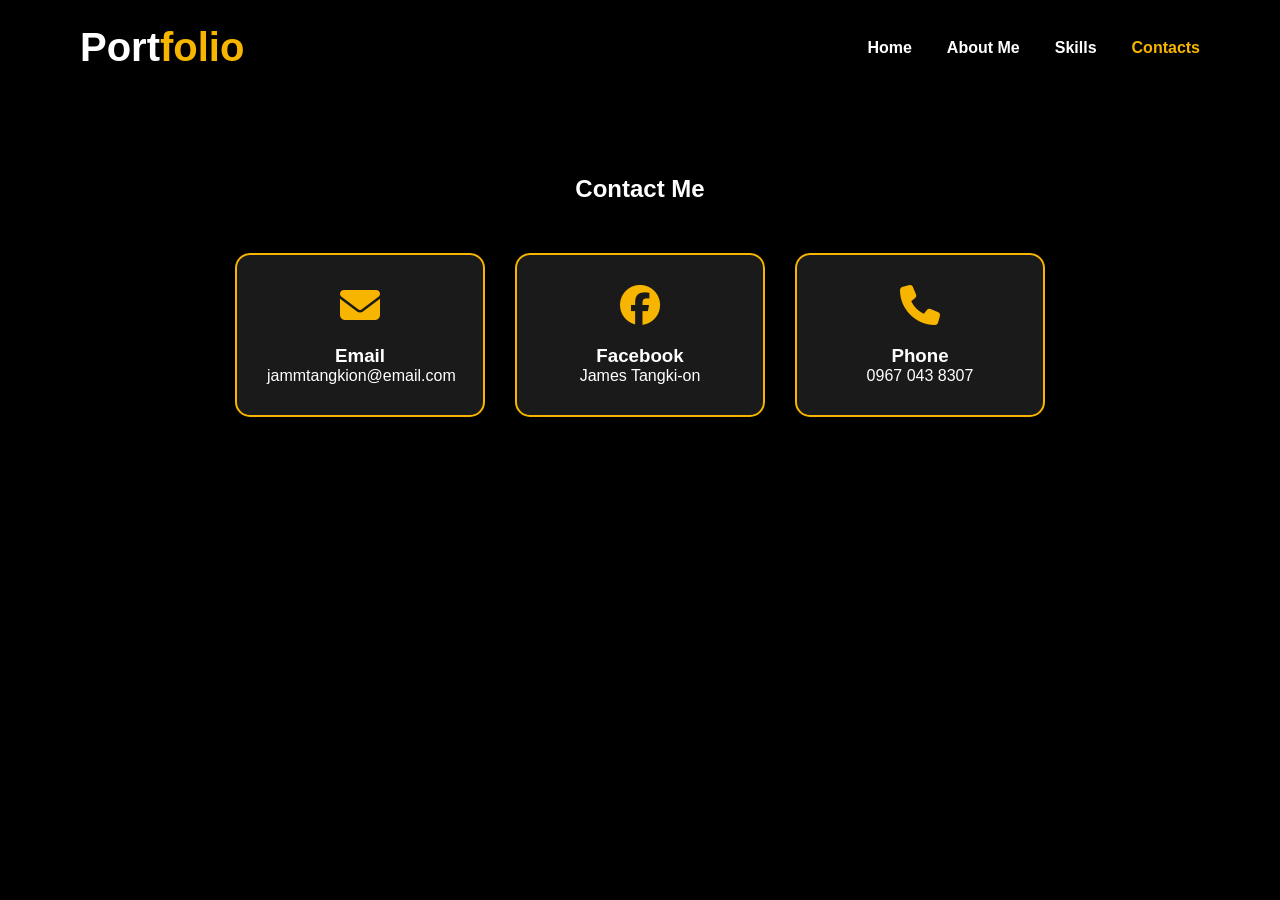
<file: contacts.html>
<!DOCTYPE html>
<html lang="en">

<head>

    <meta charset="UTF-8">
    <meta name="viewport" content="width=device-width, initial-scale=1.0">

    <title>Contact</title>

    <link rel="stylesheet" href="../style.css">

    <link rel="stylesheet"
        href="https://cdnjs.cloudflare.com/ajax/libs/font-awesome/6.5.2/css/all.min.css">

</head>

<body>

    <header>

        <h2 class="logo">Port<span>folio</span></h2>

        <nav>

            <a href="index.html">Home</a>
            <a href="about.html">About Me</a>
            <a href="skills.html">Skills</a>
            <a href="contacts.html" class="active">Contacts</a>

        </nav>

    </header>

    <section class="contact-page">

        <h1>Contact <span>Me</span></h1>

        <div class="contact-container">

            <div class="contact-box">

                <i class="fa-solid fa-envelope"></i>

                <h3>Email</h3>

                <p>jammtangkion@email.com</p>

            </div>

            <div class="contact-box">

                <i class="fa-brands fa-facebook"></i>

                <h3>Facebook</h3>

                <p>James Tangki-on</p>

            </div>

            <div class="contact-box">

                <i class="fa-solid fa-phone"></i>

                <h3>Phone</h3>

                <p>0967 043 8307</p>

            </div>

        </div>

    </section>

</body>

</html>
</file>
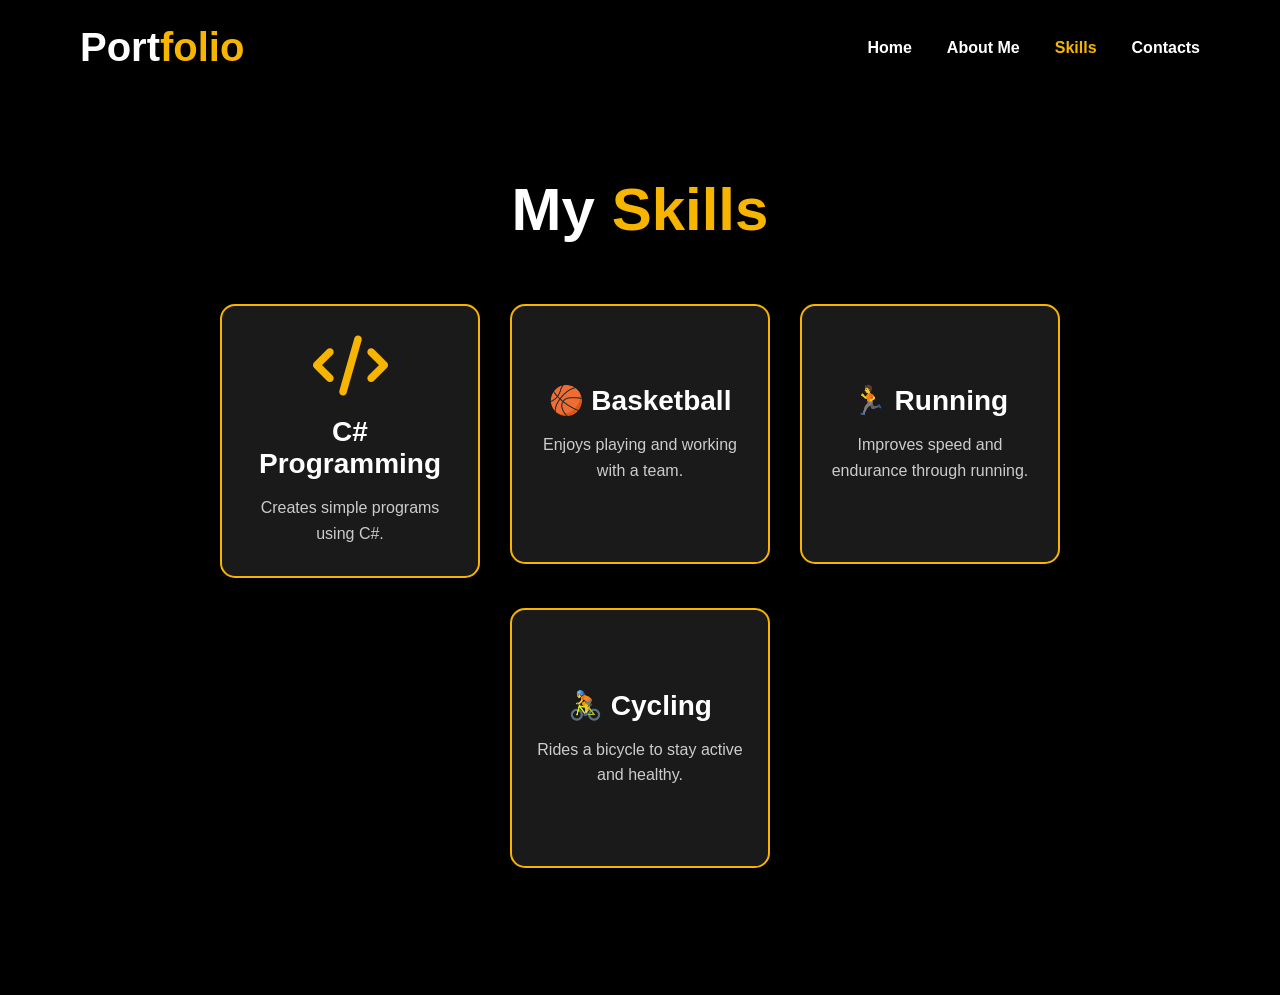
<file: skills.html>
<!DOCTYPE html>
<html lang="en">

<head>

    <meta charset="UTF-8">
    <meta name="viewport" content="width=device-width, initial-scale=1.0">

    <title>Skills</title>

    <link rel="stylesheet" href="../style.css">

    <link rel="stylesheet"
        href="https://cdnjs.cloudflare.com/ajax/libs/font-awesome/6.5.2/css/all.min.css">

</head>

<body>

    <header>

        <h2 class="logo">Port<span>folio</span></h2>

        <nav>

            <a href="index.html">Home</a>
            <a href="about.html">About Me</a>
            <a href="skills.html" class="active">Skills</a>
            <a href="contacts.html">Contacts</a>

        </nav>

    </header>

    <section class="skills-page">

        <h1>My <span>Skills</span></h1>

        <div class="skill-container">

            <a href="https://www.youtube.com/results?search_query=csharp+tutorial" target="_blank">

                <div class="card">

                    <i class="fa-solid fa-code"></i>

                    <h2>C# Programming</h2>

                    <p>Creates simple programs using C#.</p>

                </div>

            </a>

            <a href="https://www.youtube.com/results?search_query=basketball+highlights" target="_blank">

                <div class="card">

                    <h2>🏀 Basketball</h2>

                    <p>Enjoys playing and working with a team.</p>

                </div>

            </a>

            <a href="https://www.youtube.com/results?search_query=running+training" target="_blank">

                <div class="card">

                    <h2>🏃 Running</h2>

                    <p>Improves speed and endurance through running.</p>

                </div>

            </a>

            <a href="https://www.youtube.com/results?search_query=road+cycling" target="_blank">

                <div class="card">

                    <h2>🚴 Cycling</h2>

                    <p>Rides a bicycle to stay active and healthy.</p>

                </div>

            </a>

        </div>

    </section>

</body>

</html>
</file>
<file: style.css>
*{
    margin:0;
    padding:0;
    box-sizing:border-box;
    font-family:Arial, Helvetica, sans-serif;
}

body{
    background:#000;
    color:#fff;
    overflow-x:hidden;
}

/* Header */

header{
    width:100%;
    display:flex;
    justify-content:space-between;
    align-items:center;
    padding:25px 80px;
}

.logo{
    font-size:40px;
    font-weight:bold;
}

.logo span{
    color:#f7b500;
}

nav{
    display:flex;
    gap:35px;
}

nav a{
    color:white;
    text-decoration:none;
    font-weight:bold;
    transition:.3s;
}

nav a:hover,
nav .active{
    color:#f7b500;
}

/* Hero */

.hero{
    width:100%;
    min-height:85vh;
    display:flex;
    justify-content:space-between;
    align-items:center;
    padding:0 80px;
}

.content{
    width:50%;
}

.content h4{
    color:#f7b500;
    margin-bottom:20px;
    font-size:20px;
}

.content h1{
    font-size:70px;
    margin-bottom:15px;
}

.content span{
    color:#f7b500;
}

.content h3{
    font-weight:normal;
    color:#ccc;
    margin-bottom:40px;
}

/* Social Icons */

.socials{
    display:flex;
    gap:20px;
}

.socials a{
    width:50px;
    height:50px;
    display:flex;
    justify-content:center;
    align-items:center;

    border:2px solid #f7b500;
    border-radius:50%;

    color:#f7b500;
    font-size:20px;
    text-decoration:none;

    transition:.3s;
}

.socials a:hover{
    background:#f7b500;
    color:#000;
    transform:translateY(-5px);
}

/* Image */

.image{
    width:50%;
    display:flex;
    justify-content:center;
    align-items:center;
}

.image img{
    width:360px;
    height:360px;
    object-fit:cover;
    border-radius:50%;
    border:8px solid #f7b500;
    box-shadow:0 0 30px rgba(247,181,0,.45);
    transition:.3s;
}

.image img:hover{
    transform:scale(1.05);
    box-shadow:0 0 45px rgba(247,181,0,.8);
}

/* Responsive */

@media(max-width:900px){

    header{
        flex-direction:column;
        gap:20px;
    }

    nav{
        flex-wrap:wrap;
        justify-content:center;
    }

    .hero{
        flex-direction:column-reverse;
        text-align:center;
        padding:40px;
    }

    .content,
    .image{
        width:100%;
    }

    .content h1{
        font-size:50px;
    }

    .image img{
        width:260px;
        height:260px;
        margin-bottom:40px;
    }

    .socials{
        justify-content:center;
    }

}

/* ========================= */
/* Skills Page */
/* ========================= */

.skills-page{
    width:100%;
    min-height:100vh;
    padding:80px;
    text-align:center;
}

.skills-page h1{
    font-size:60px;
    margin-bottom:60px;
}

.skills-page span{
    color:#f7b500;
}

.skill-container{
    display:flex;
    justify-content:center;
    flex-wrap:wrap;
    gap:30px;
}

.skill-container a{
    text-decoration:none;
    color:white;
}

.card{
    width:260px;
    min-height:260px;
    background:#1a1a1a;
    border:2px solid #f7b500;
    border-radius:15px;
    padding:30px 20px;
    transition:0.3s;
    display:flex;
    flex-direction:column;
    justify-content:center;
    align-items:center;
}

.card:hover{
    transform:translateY(-10px);
    box-shadow:0 0 20px rgba(247,181,0,.5);
}

.card i{
    font-size:60px;
    color:#f7b500;
    margin-bottom:20px;
}

.card h2{
    margin-bottom:15px;
    color:#fff;
    font-size:28px;
}

.card p{
    color:#ccc;
    font-size:16px;
    line-height:1.6;
}

/* Responsive */

@media(max-width:900px){

    .skills-page{
        padding:40px 20px;
    }

    .skills-page h1{
        font-size:45px;
    }

    .card{
        width:100%;
        max-width:320px;
    }

}

/* Contact */

.contact-page{
    padding:80px;
    text-align:center;
}

.contact-container{
    display:flex;
    justify-content:center;
    gap:30px;
    flex-wrap:wrap;
    margin:50px 0;
}

.contact-box{
    width:250px;
    padding:30px;
    background:#1a1a1a;
    border:2px solid #f7b500;
    border-radius:15px;
}

.contact-box i{
    font-size:40px;
    color:#f7b500;
    margin-bottom:20px;
}

.contact-form{
    width:60%;
    margin:auto;
    display:flex;
    flex-direction:column;
    gap:20px;
}

.contact-form input,
.contact-form textarea{
    padding:15px;
    border:none;
    border-radius:10px;
    background:#222;
    color:white;
}

.contact-form textarea{
    height:150px;
    resize:none;
}

.contact-form button{
    padding:15px;
    background:#f7b500;
    border:none;
    border-radius:10px;
    font-size:18px;
    cursor:pointer;
    transition:.3s;
}

.contact-form button:hover{
    background:#ffcc00;
}

/* ================= ABOUT PAGE ================= */

.about-page{
    width:100%;
    padding:60px 80px;
}

.about-page h1{
    text-align:center;
    font-size:60px;
    margin-bottom:50px;
}

.about-page span{
    color:#f7b500;
}

.about-top{
    display:flex;
    align-items:flex-start;
    gap:50px;
    flex-wrap:wrap;
}

.about-left{
    width:320px;
    display:flex;
    flex-direction:column;
    align-items:center;
}

.about-left img{
    width:300px;
    height:300px;
    object-fit:cover;

    border-radius:50%;
    border:8px solid #f7b500;

    box-shadow:0 0 20px rgba(247,181,0,.5);
}

.about-video{
    width:100%;
    margin-top:25px;
}

.about-video video{
    width:100%;

    border:4px solid #f7b500;
    border-radius:15px;

    box-shadow:0 0 20px rgba(247,181,0,.4);
}

.about-text{
    flex:1;
}

.about-page h2{
    color:#f7b500;
    margin:30px 0 15px;
}

.about-page ul,
.about-page ol{
    margin-left:30px;
    line-height:2;
    color:#ddd;
}

.about-table{
    width:100%;
    border-collapse:collapse;
    margin-top:20px;
}

.about-table th,
.about-table td{
    border:2px solid #f7b500;
    padding:15px;
    text-align:center;
}

.about-table th{
    background:#f7b500;
    color:#000;
}

.about-table tr:nth-child(even){
    background:#1a1a1a;
}

.gallery{
    display:flex;
    justify-content:center;
    gap:25px;
    flex-wrap:wrap;
    margin-top:20px;
}

.gallery img{
    width:250px;
    height:180px;
    object-fit:cover;
    border-radius:10px;
    border:3px solid #f7b500;
    transition:.3s;
}

.gallery img:hover{
    transform:scale(1.05);
}

hr{
    margin:40px 0;
    border:1px solid #333;
}

/* Responsive */

@media(max-width:900px){

    .about-page{
        padding:40px 20px;
    }

    .about-page h1{
        font-size:45px;
    }

    .about-top{
        flex-direction:column;
        text-align:center;
    }

    .about-top img{
        width:220px;
        height:220px;
    }

}

/* ================= Songs Table ================= */

.songs-table{
    width:100%;
    border-collapse:collapse;
    margin-top:30px;
}

.songs-table th{
    background:#f7b500;
    color:#000;
    padding:15px;
    font-size:18px;
}

.songs-table td{
    border:2px solid #f7b500;
    padding:15px;
    text-align:center;
    background:#1a1a1a;
    color:#fff;
}

.songs-table tr:nth-child(even){
    background:#111;
}

.songs-table tr:hover{
    background:#2a2a2a;
    transition:.3s;
}

.songs-table audio{
    width:180px;
}
</file>
